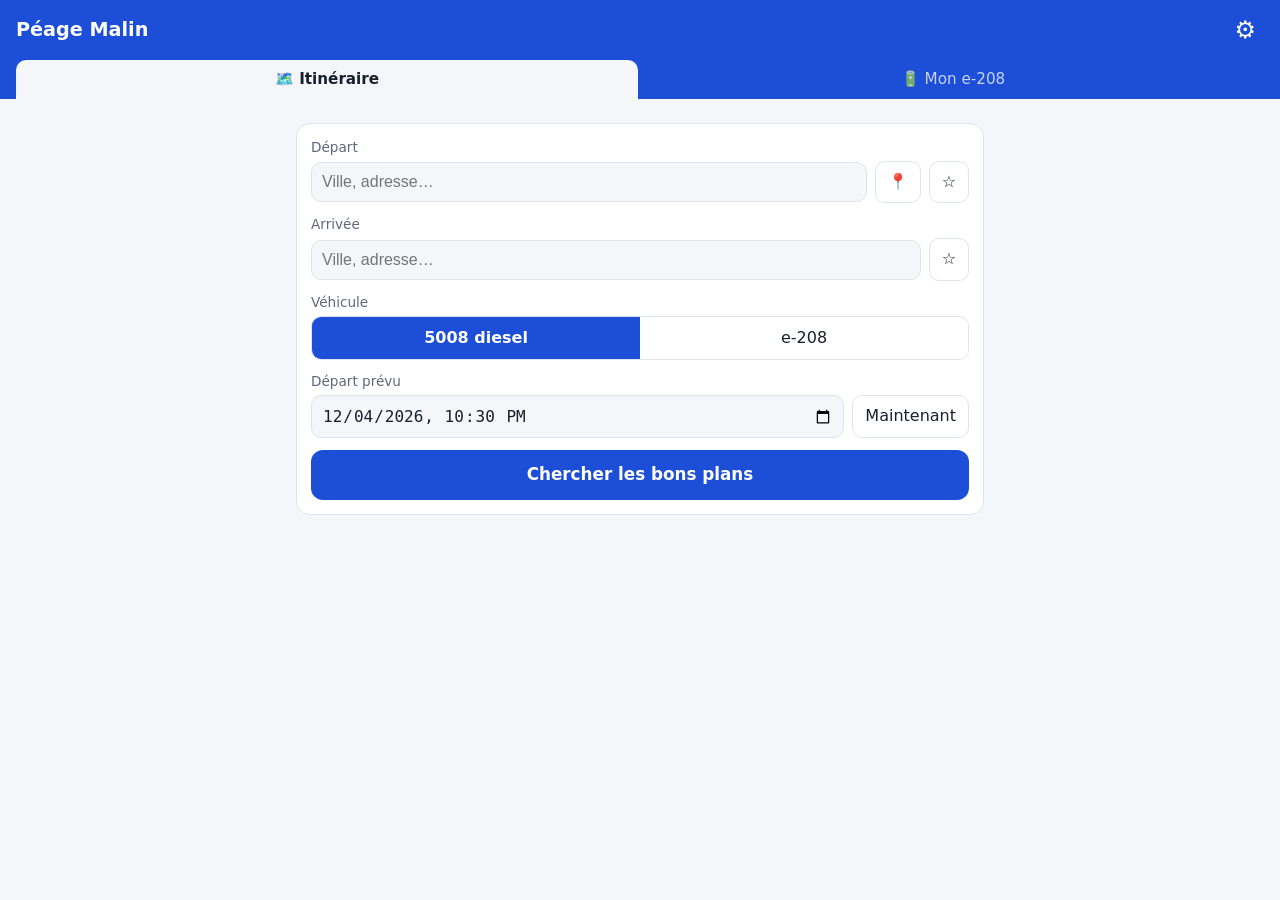
<file: index.html>
<!doctype html>
<html lang="fr">
<head>
<meta charset="utf-8">
<meta name="viewport" content="width=device-width, initial-scale=1, viewport-fit=cover">
<title>Péage Malin</title>
<meta name="description" content="Trouver les bons compromis entre péages, énergie et temps de trajet">
<meta name="theme-color" content="#1d4ed8">
<link rel="manifest" href="manifest.webmanifest">
<link rel="icon" href="icon.svg" type="image/svg+xml">
<link rel="apple-touch-icon" href="icon.svg">
<link rel="stylesheet" href="css/app.css">
</head>
<body>
<header class="top">
  <h1>Péage Malin</h1>
  <button id="btnSettings" class="icon-btn" aria-label="Réglages">⚙︎</button>
  <nav class="tabs" role="tablist">
    <button type="button" role="tab" id="tabBtnRoute" data-tab="route" class="on">🗺️ Itinéraire</button>
    <button type="button" role="tab" id="tabBtnCar" data-tab="car">🔋 Mon e-208 <span id="tabDot" class="dot hidden"></span></button>
  </nav>
</header>

<main>
<div id="tabCar" class="tab hidden" role="tabpanel">
  <section id="chargeCard" class="card chargecard hidden"></section>
  <section id="enroute" class="card enroute hidden" aria-live="polite"></section>
  <section id="carCard" class="card carcard">
    <h2>Ma voiture</h2>
    <div id="carLive" class="carlive"></div>
  </section>
</div>

<div id="tabRoute" class="tab" role="tabpanel">
  <section id="commuteCard" class="card chargecard hidden" aria-live="polite"></section>
  <section id="trips" class="card hidden">
    <h2>Mes trajets</h2>
    <div id="tripList"></div>
  </section>

  <form id="form" class="card" autocomplete="off">
    <label class="field">
      <span>Départ</span>
      <div class="row">
        <input id="from" type="text" placeholder="Ville, adresse…" required>
        <button type="button" id="btnHere" class="small-btn" title="Ma position" aria-label="Ma position">📍</button>
        <button type="button" id="btnSaveFrom" class="small-btn" title="Enregistrer ce lieu" aria-label="Enregistrer ce lieu">☆</button>
      </div>
      <ul class="suggest" id="fromSuggest"></ul>
      <div class="chips" id="fromChips"></div>
    </label>
    <label class="field">
      <span>Arrivée</span>
      <div class="row">
        <input id="to" type="text" placeholder="Ville, adresse…" required>
        <button type="button" id="btnSaveTo" class="small-btn" title="Enregistrer ce lieu" aria-label="Enregistrer ce lieu">☆</button>
      </div>
      <ul class="suggest" id="toSuggest"></ul>
      <div class="chips" id="toChips"></div>
    </label>
    <div class="field">
      <span>Véhicule</span>
      <div class="seg" id="vehSeg">
        <button type="button" data-v="diesel" class="on">5008 diesel</button>
        <button type="button" data-v="ev">e-208</button>
      </div>
    </div>
    <div id="evBox" class="evbox hidden">
      <p id="carMini" class="carmini hidden"></p>
      <label class="field inline"><span>🔋 Batterie au départ (%)</span><input id="evStart" type="number" min="1" max="100" step="1" inputmode="numeric"></label>
      <label class="field inline"><span>Batterie voulue à l'arrivée (%) <small>facultatif</small></span><input id="evArrive" type="number" min="0" max="90" step="1" inputmode="numeric" placeholder="8"></label>
      <label class="tick"><input id="evLunch" type="checkbox"> 🍽️ Déjeuner pendant une recharge</label>
      <label class="tick"><input id="evNoCharge" type="checkbox"> ♾️ Ignorer la recharge (autonomie illimitée)</label>
    </div>
    <label class="field">
      <span>Départ prévu</span>
      <div class="row">
        <input id="when" type="datetime-local">
        <button type="button" id="btnNow" class="small-btn">Maintenant</button>
      </div>
    </label>
    <button id="btnGo" class="primary" type="submit">Chercher les bons plans</button>
  </form>

  <section id="progress" class="card hidden" aria-live="polite">
    <div class="bar"><div id="barFill"></div></div>
    <p id="progressText">…</p>
  </section>

  <section id="error" class="card error hidden"></section>

  <section id="results" class="hidden">
    <div class="card" id="summary"></div>

    <div class="card">
      <h2>Combien de temps en plus j'accepte ?</h2>
      <input id="budget" type="range" min="0" max="90" step="5" value="30">
      <p id="budgetText" class="budget-text"></p>
      <div id="budgetRoute"></div>
    </div>

    <div class="card">
      <h2>Économie selon le temps perdu</h2>
      <div id="chart"></div>
      <p class="hint">Chaque point est un itinéraire « efficace » (aucun autre n'est à la fois plus rapide et moins cher). Touchez un point pour le voir.</p>
    </div>

    <div class="card">
      <h2>Tous les bons itinéraires</h2>
      <div id="list"></div>
    </div>
    <p class="hint center" id="footStats"></p>
  </section>
</div>
</main>

<dialog id="settings">
  <form method="dialog" class="settings" novalidate>
    <h2>Réglages</h2>
    <label class="field"><span>Clé TomTom (gratuite)</span><input id="sKey" type="text" spellcheck="false"></label>
    <label class="field"><span>Canal de ma voiture (e-208)</span><input id="sCar" type="text" spellcheck="false" autocapitalize="none" autocomplete="off" placeholder="pm-…"></label>
    <h3>5008 diesel</h3>
    <label class="field inline"><span>Consommation (L/100 km)</span><input id="sLper100" type="number" step="any"></label>
    <label class="field inline"><span>Prix du gazole (€/L)</span><input id="sDiesel" type="number" step="any"></label>
    <h3>e-208</h3>
    <label class="field inline"><span>Autoroute à 110, été (kWh/100 km)</span><input id="sKwhM" type="number" step="any"></label>
    <label class="field inline"><span>Autoroute à 110, hiver nov.–mars (kWh/100 km)</span><input id="sKwhMW" type="number" step="any"></label>
    <label class="field inline"><span>Autres routes (kWh/100 km)</span><input id="sKwhO" type="number" step="any"></label>
    <label class="field inline"><span>Batterie utile (kWh)</span><input id="sBatt" type="number" step="any"></label>
    <label class="field inline"><span>Électricité maison (€/kWh)</span><input id="sHome" type="number" step="any"></label>
    <label class="field inline"><span>Recharge rapide, réseau au prix inconnu (€/kWh)</span><input id="sFast" type="number" step="any"></label>
    <label class="field inline"><span>Durée du déjeuner (min)</span><input id="sLunch" type="number" step="any"></label>
    <label class="field inline"><span>Réserve minimum en roulant (%)</span><input id="sReserve" type="number" step="any"></label>
    <label class="field inline"><span>Batterie au départ quand la voiture a chargé (%)</span><input id="sUsual" type="number" min="20" max="100" step="1"></label>
    <div class="row end">
      <button value="cancel" class="small-btn">Annuler</button>
      <button value="ok" id="sSave" class="primary small">Enregistrer</button>
    </div>
    <h3>Mes lieux</h3>
    <div id="placeList"></div>
    <p class="hint">Vos lieux, trajets, clé et réglages sont enregistrés uniquement sur ce téléphone (rien n'est envoyé
      à GitHub ni ailleurs). Pour chercher un itinéraire, seuls le départ et l'arrivée sont envoyés à TomTom (et, pour l'e-208, leur position arrondie à ~10 km à Open-Meteo pour la température et le vent prévus, ainsi que le tracé des itinéraires retenus pour le relief).</p>
    <p class="hint">Tarifs péages classe 1 : <span id="dataVersion"></span></p>
  </form>
</dialog>

<script type="module" src="js/app.js"></script>
</body>
</html>
</file>
<file: css/app.css>
:root {
  --bg: #f4f6fa; --card: #ffffff; --text: #18202c; --muted: #5d6878; --line: #dfe4ec;
  --accent: #1d4ed8; --accent-text: #ffffff; --good: #15803d; --best: #b45309; --bad: #b91c1c;
  --chip: #eef2ff;
}
@media (prefers-color-scheme: dark) {
  :root:not([data-theme="light"]) {
    --bg: #0f141b; --card: #18202b; --text: #e8edf4; --muted: #9aa6b6; --line: #2a3442;
    --accent: #4f7cff; --accent-text: #ffffff; --good: #4ade80; --best: #fbbf24; --bad: #f87171; --chip: #1f2a3a;
  }
}
* { box-sizing: border-box; }
html, body { margin: 0; background: var(--bg); color: var(--text);
  font: 16px/1.4 system-ui, -apple-system, "Segoe UI", Roboto, sans-serif; }
main { max-width: 720px; margin: 0 auto; padding: 12px 16px 40px; }
.top { position: sticky; top: 0; z-index: 5; display: flex; align-items: center; justify-content: space-between;
  padding: 10px 16px; background: var(--accent); color: var(--accent-text); }
.top { flex-wrap: wrap; padding-bottom: 0; }
.top h1 { font-size: 1.2rem; margin: 0; }
.tabs { flex-basis: 100%; display: flex; gap: 4px; margin-top: 8px; }
.tabs button { flex: 1; padding: 9px 6px; border: 0; border-radius: 10px 10px 0 0; background: transparent;
  color: var(--accent-text); opacity: .75; font-size: .95rem; }
.tabs button.on { background: var(--bg); color: var(--text); opacity: 1; font-weight: 600; }
.tabs .dot { display: inline-block; width: 8px; height: 8px; border-radius: 50%; background: var(--good); vertical-align: middle; }
.tabs .dot.juste { background: var(--best); } .tabs .dot.non { background: var(--bad); }
.carmini { font-size: .85rem; color: var(--muted); margin: 0 0 8px; }
.icon-btn { background: none; border: 0; color: inherit; font-size: 1.5rem; padding: 4px 8px; }
.card { background: var(--card); border: 1px solid var(--line); border-radius: 14px; padding: 14px; margin: 12px 0; }
h2 { font-size: 1.05rem; margin: 0 0 10px; }
h3 { font-size: .95rem; margin: 14px 0 4px; color: var(--muted); }
.field { display: block; margin-bottom: 12px; position: relative; }
.field > span { display: block; font-size: .85rem; color: var(--muted); margin-bottom: 4px; }
.field.inline { display: flex; align-items: center; justify-content: space-between; gap: 10px; margin-bottom: 8px; }
.field.inline span { margin: 0; }
.field.inline input { width: 90px; }
input[type=text], input[type=number], input[type=datetime-local], select { width: 100%; padding: 10px; font-size: 1rem;
  border: 1px solid var(--line); border-radius: 10px; background: var(--bg); color: var(--text); min-width: 0; }
.row { display: flex; gap: 8px; align-items: center; }
.row.end { justify-content: flex-end; }
button { font: inherit; cursor: pointer; }
.primary { width: 100%; padding: 13px; border: 0; border-radius: 12px; background: var(--accent); color: var(--accent-text);
  font-weight: 600; font-size: 1.05rem; }
.primary.small { width: auto; padding: 9px 16px; font-size: 1rem; }
.primary:disabled { opacity: .5; }
.small-btn { padding: 9px 12px; border: 1px solid var(--line); border-radius: 10px; background: var(--card); color: var(--text); white-space: nowrap; }
.seg { display: flex; border: 1px solid var(--line); border-radius: 10px; overflow: hidden; }
.seg button { flex: 1; padding: 10px; border: 0; background: var(--card); color: var(--text); }
.seg button.on { background: var(--accent); color: var(--accent-text); font-weight: 600; }
.suggest { list-style: none; margin: 2px 0 0; padding: 0; position: absolute; left: 0; right: 0; z-index: 4;
  background: var(--card); border: 1px solid var(--line); border-radius: 10px; max-height: 240px; overflow: auto; }
.suggest:empty { display: none; }
.suggest li { padding: 10px; border-bottom: 1px solid var(--line); font-size: .9rem; }
.hidden { display: none !important; }
.bar { height: 8px; background: var(--line); border-radius: 4px; overflow: hidden; }
#barFill { height: 100%; width: 0; background: var(--accent); transition: width .3s; }
#progressText { margin: 8px 0 0; color: var(--muted); font-size: .9rem; }
.error { border-color: var(--bad); color: var(--bad); }
.hint { color: var(--muted); font-size: .82rem; margin: 8px 0 0; }
.center { text-align: center; }
.big { font-size: 1.6rem; font-weight: 700; }
.route { border: 1px solid var(--line); border-radius: 12px; padding: 12px; margin-bottom: 10px; }
.route.sel { outline: 2px solid var(--accent); }
.route .head { display: flex; justify-content: space-between; align-items: baseline; gap: 8px; }
.route .save { font-size: 1.25rem; font-weight: 700; color: var(--good); }
.route .lost { font-weight: 600; }
.route .label { margin: 6px 0; }
.route .meta { color: var(--muted); font-size: .85rem; }
.route .actions { display: flex; gap: 8px; margin-top: 10px; flex-wrap: wrap; }
.route .actions a, .route .actions button { flex: 1; text-align: center; padding: 9px; border-radius: 10px; text-decoration: none;
  border: 1px solid var(--line); background: var(--card); color: var(--text); font-size: .92rem; }
.route .actions a.gm { background: var(--accent); color: var(--accent-text); border-color: var(--accent); font-weight: 600; }
.badge { display: inline-block; font-size: .78rem; font-weight: 700; padding: 2px 8px; border-radius: 99px; background: var(--chip); }
.badge.best { color: var(--best); }
.badge.free { color: var(--good); }
.details { margin-top: 8px; font-size: .85rem; color: var(--muted); }
.details li { margin: 2px 0; }
input[type=range] { width: 100%; accent-color: var(--accent); }
.budget-text { font-weight: 600; margin: 6px 0 10px; }
#chart svg { width: 100%; height: auto; display: block; }
#chart .pt { cursor: pointer; }
dialog { border: 0; border-radius: 16px; padding: 0; width: min(92vw, 460px); background: var(--card); color: var(--text); }
dialog::backdrop { background: rgba(0, 0, 0, .45); }
.settings { padding: 16px; }
.chips { display: flex; flex-wrap: wrap; gap: 6px; margin-top: 6px; }
.chips:empty { display: none; }
.chip { border: 1px solid var(--line); background: var(--chip); color: var(--text); border-radius: 99px; padding: 5px 12px; font-size: .88rem; }
.split { color: var(--muted); font-size: .85rem; margin-top: 2px; }
.trip { border: 1px solid var(--line); border-radius: 12px; padding: 12px; margin-bottom: 10px; }
.trip .name { font-weight: 700; }
.trip .actions { display: flex; gap: 8px; margin-top: 10px; flex-wrap: wrap; }
.trip .actions a, .trip .actions button { flex: 1; text-align: center; padding: 9px; border-radius: 10px; text-decoration: none;
  border: 1px solid var(--line); background: var(--card); color: var(--text); font-size: .92rem; min-width: 30%; }
.trip .actions .primary-act { background: var(--accent); color: var(--accent-text); border-color: var(--accent); font-weight: 600; }
.check { margin-top: 10px; padding: 10px; border-radius: 10px; background: var(--bg); font-size: .9rem; }
.check b { display: block; margin-bottom: 4px; }
.check.ok b { color: var(--good); } .check.warn b { color: var(--best); } .check.bad b { color: var(--bad); }
.check p { margin: 3px 0; }
.place { display: flex; justify-content: space-between; align-items: center; gap: 8px; padding: 6px 0; border-bottom: 1px solid var(--line); font-size: .92rem; }
.place span { overflow: hidden; text-overflow: ellipsis; }
.del { border: 1px solid var(--line); background: var(--card); color: var(--bad); border-radius: 8px; padding: 4px 10px; }

.evbox { margin: -4px 0 12px; padding: 10px 12px; border: 1px solid var(--line); border-radius: 10px; }
.evbox .field.inline { margin-bottom: 8px; }
.tick { display: flex; align-items: center; gap: 8px; font-size: .92rem; margin: 6px 0; }
.tick input { width: 20px; height: 20px; }
.charge { margin-top: 6px; padding: 8px 10px; border-radius: 10px; background: var(--bg); font-size: .85rem; }
.charge p { margin: 2px 0; }
.charge .warn { color: var(--bad); }
.evbox .field.inline input { width: 80px; flex: none; }
.carlive { font-size: .9rem; }
.carlive p { margin: 2px 0; }
.carlive .big { font-size: 1.05rem; }
.carlive .old { color: var(--muted); }
.route .actions.two .fav { flex-basis: 100%; }
.route .actions .gms { display: contents; }

/* "En route" battery check (D-037) */
.enroute { border-left: 6px solid var(--good); }
.enroute.idle { border-left: 1px solid var(--line); }
.enroute.idle > button { width: 100%; padding: 12px; border-radius: 10px; border: 1px solid var(--line); font-size: 1rem; }
.enroute.juste { border-left-color: var(--best); }
.enroute.non { border-left-color: var(--bad); }
.enroute h2 { margin: 0 0 6px; font-size: 1.15rem; }
.enroute p { margin: 4px 0; font-size: .92rem; }
.enroute .first { font-size: 1rem; font-weight: 600; }
.enroute .old { color: var(--muted); font-size: .82rem; }
.enroute .actions { display: flex; gap: 8px; margin-top: 10px; flex-wrap: wrap; }
.enroute .actions button, .enroute .actions a { flex: 1; padding: 9px; border-radius: 10px; border: 1px solid var(--line);
  background: var(--card); color: var(--text); font-size: .9rem; text-align: center; text-decoration: none; }
.chargecard .ntfy { margin-top: 10px; padding: 8px 10px; border-radius: 10px; background: var(--bg); font-size: .85rem; }
.chargecard .ntfy code { word-break: break-all; }
.enroute .ntfy { margin-top: 10px; padding: 8px 10px; border-radius: 10px; background: var(--bg); font-size: .85rem; }
.enroute code { word-break: break-all; }
.follow { background: var(--chip) !important; font-weight: 600; }

/* charge stop at 6:00 (D-038) */
.chargecard p { margin: 4px 0; font-size: .92rem; }
.chargecard .old { color: var(--muted); font-size: .82rem; }
.chargecard .nowbtns { display: flex; gap: 8px; }
.chargecard .nowbtns button { flex: 1; }
.chargecard.red { border-left: 6px solid var(--bad); }
.chargecard button { margin-top: 8px; width: 100%; padding: 9px; border-radius: 10px; border: 1px solid var(--line);
  background: var(--card); color: var(--text); font-size: .9rem; }
.legs { margin: 0.2em 0 0.3em 1.2em; padding: 0; }
table.law { border-collapse: collapse; margin: 6px 0; font-size: .9rem; }
table.law th, table.law td { padding: 3px 10px; text-align: right; border-bottom: 1px solid var(--line); }
table.law th { color: var(--muted); font-weight: 500; }
</file>
